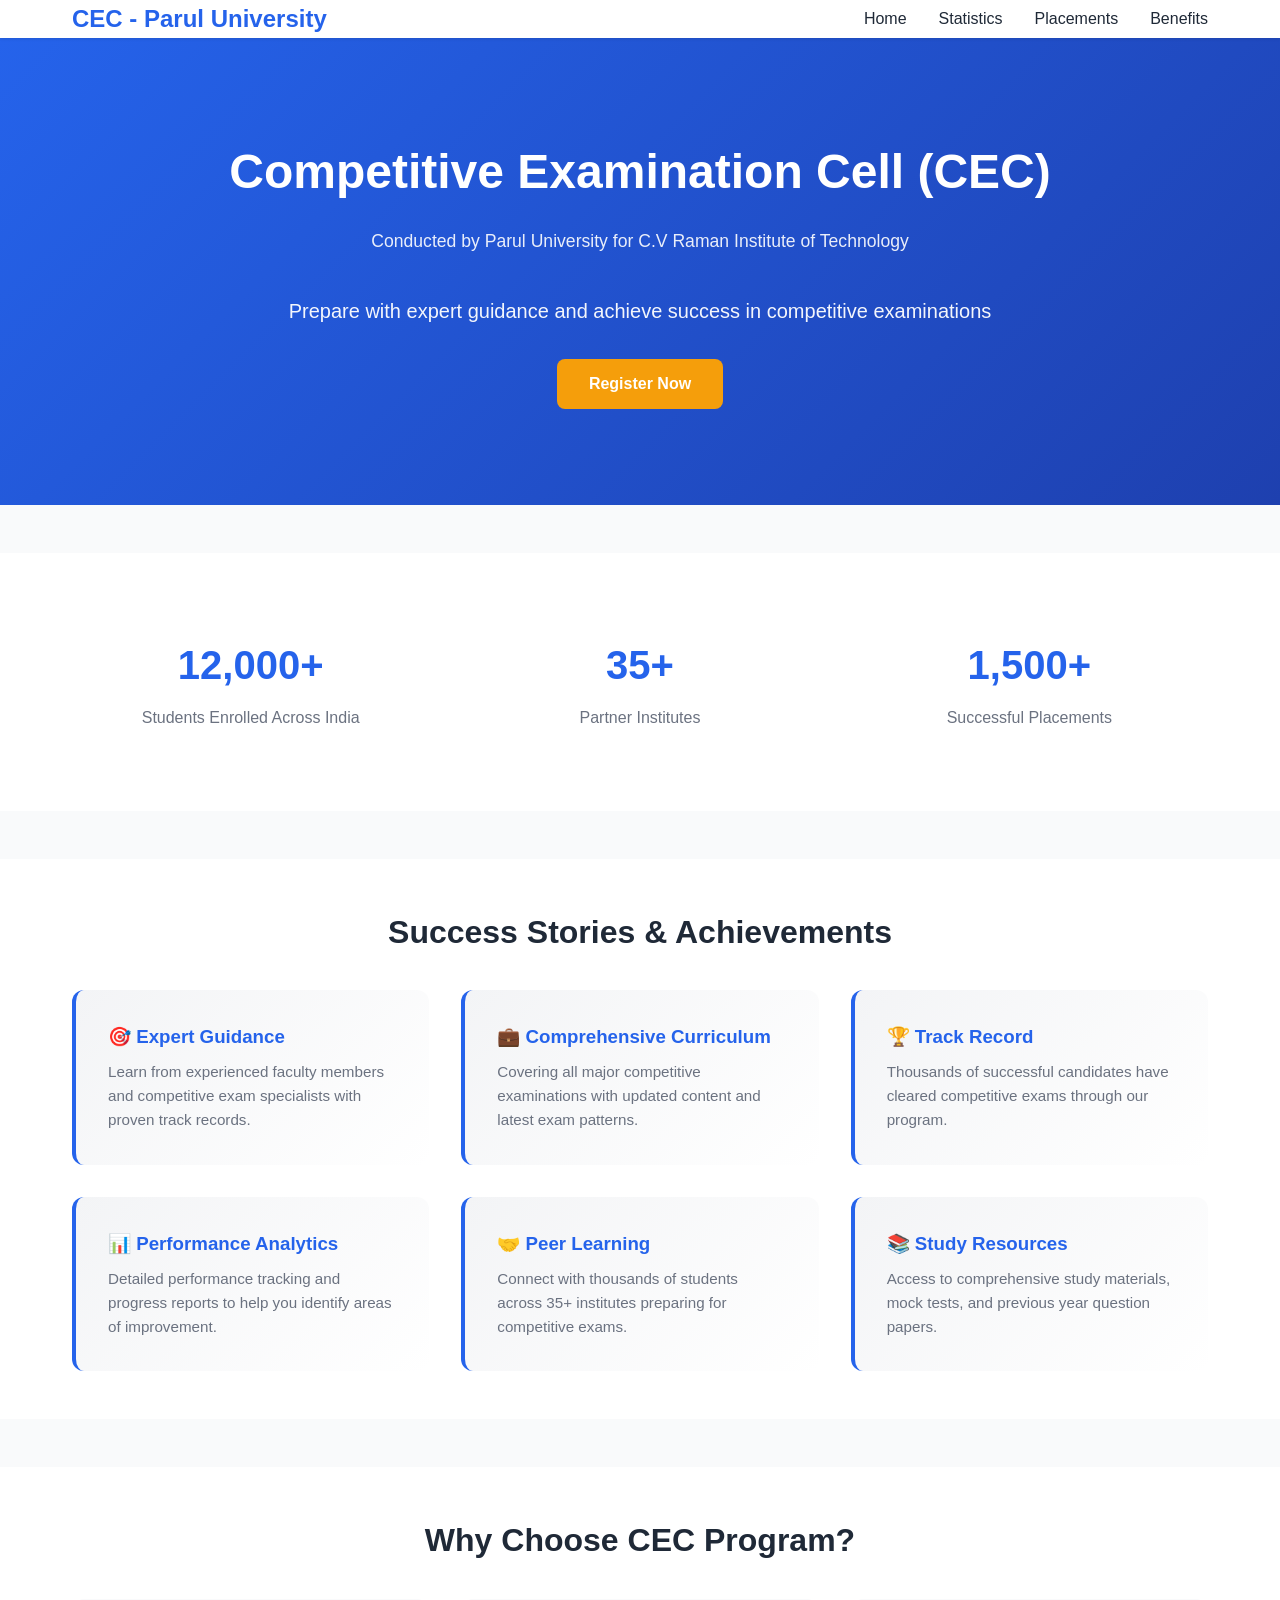
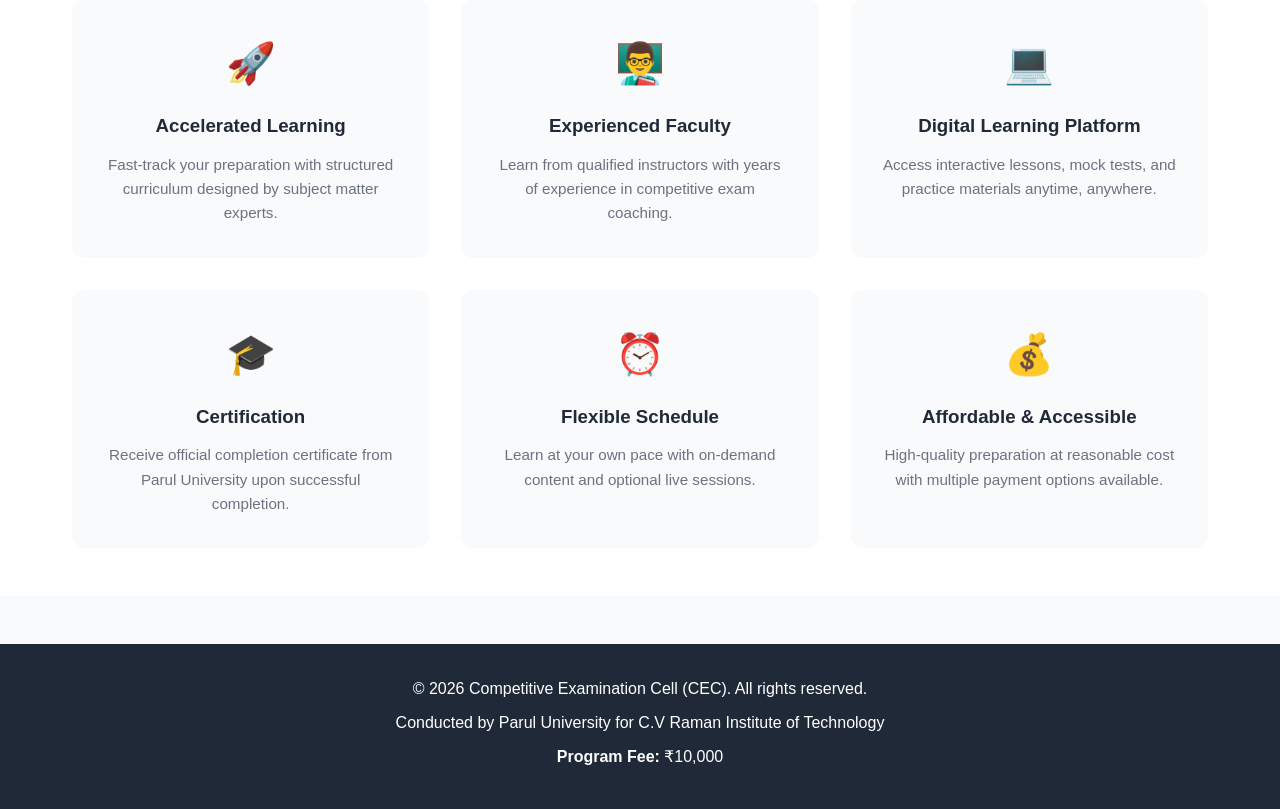
<file: index.html>
<!DOCTYPE html>
<html lang="en">
<head>
  <meta charset="UTF-8">
  <meta name="viewport" content="width=device-width, initial-scale=1.0">
  <title>Competitive Examination Cell (CEC) - Parul University</title>
  <link rel="stylesheet" href="style.css">
</head>
<body>
  <!-- Header -->
  <header>
    <nav class="container">
      <div class="logo">CEC - Parul University</div>
      <ul>
        <li><a href="#hero">Home</a></li>
        <li><a href="#stats">Statistics</a></li>
        <li><a href="#placement">Placements</a></li>
        <li><a href="#benefits">Benefits</a></li>
      </ul>
      <div id="profileSection" class="profile-section hidden">
        <div class="profile-avatar">P</div>
        <div class="profile-name">Prashant Kumar</div>
      </div>
    </nav>
  </header>

  <!-- Hero Section -->
  <section id="hero" class="hero">
    <div class="container">
      <h1>Competitive Examination Cell (CEC)</h1>
      <p class="subtitle">Conducted by Parul University for C.V Raman Institute of Technology</p>
      <p>Prepare with expert guidance and achieve success in competitive examinations</p>
      <a id="registerBtn" href="register.html" class="btn btn-primary">Register Now</a>
    </div>
  </section>

  <!-- Statistics Section -->
  <section id="stats" class="stats">
    <div class="container">
      <div class="stats-grid">
        <div class="stat-card">
          <div class="stat-number">12,000+</div>
          <div class="stat-label">Students Enrolled Across India</div>
        </div>
        <div class="stat-card">
          <div class="stat-number">35+</div>
          <div class="stat-label">Partner Institutes</div>
        </div>
        <div class="stat-card">
          <div class="stat-number">1,500+</div>
          <div class="stat-label">Successful Placements</div>
        </div>
      </div>
    </div>
  </section>

  <!-- Placement Highlights Section -->
  <section id="placement" class="placement">
    <div class="container">
      <h2>Success Stories & Achievements</h2>
      <div class="placement-grid">
        <div class="placement-card">
          <h3>🎯 Expert Guidance</h3>
          <p>Learn from experienced faculty members and competitive exam specialists with proven track records.</p>
        </div>
        <div class="placement-card">
          <h3>💼 Comprehensive Curriculum</h3>
          <p>Covering all major competitive examinations with updated content and latest exam patterns.</p>
        </div>
        <div class="placement-card">
          <h3>🏆 Track Record</h3>
          <p>Thousands of successful candidates have cleared competitive exams through our program.</p>
        </div>
        <div class="placement-card">
          <h3>📊 Performance Analytics</h3>
          <p>Detailed performance tracking and progress reports to help you identify areas of improvement.</p>
        </div>
        <div class="placement-card">
          <h3>🤝 Peer Learning</h3>
          <p>Connect with thousands of students across 35+ institutes preparing for competitive exams.</p>
        </div>
        <div class="placement-card">
          <h3>📚 Study Resources</h3>
          <p>Access to comprehensive study materials, mock tests, and previous year question papers.</p>
        </div>
      </div>
    </div>
  </section>

  <!-- Benefits Section -->
  <section id="benefits" class="benefits">
    <div class="container">
      <h2>Why Choose CEC Program?</h2>
      <div class="benefits-grid">
        <div class="benefit-card">
          <div class="benefit-icon">🚀</div>
          <h3>Accelerated Learning</h3>
          <p>Fast-track your preparation with structured curriculum designed by subject matter experts.</p>
        </div>
        <div class="benefit-card">
          <div class="benefit-icon">👨‍🏫</div>
          <h3>Experienced Faculty</h3>
          <p>Learn from qualified instructors with years of experience in competitive exam coaching.</p>
        </div>
        <div class="benefit-card">
          <div class="benefit-icon">💻</div>
          <h3>Digital Learning Platform</h3>
          <p>Access interactive lessons, mock tests, and practice materials anytime, anywhere.</p>
        </div>
        <div class="benefit-card">
          <div class="benefit-icon">🎓</div>
          <h3>Certification</h3>
          <p>Receive official completion certificate from Parul University upon successful completion.</p>
        </div>
        <div class="benefit-card">
          <div class="benefit-icon">⏰</div>
          <h3>Flexible Schedule</h3>
          <p>Learn at your own pace with on-demand content and optional live sessions.</p>
        </div>
        <div class="benefit-card">
          <div class="benefit-icon">💰</div>
          <h3>Affordable & Accessible</h3>
          <p>High-quality preparation at reasonable cost with multiple payment options available.</p>
        </div>
      </div>
    </div>
  </section>

  <!-- Footer -->
  <footer>
    <div class="container">
      <p>&copy; 2026 Competitive Examination Cell (CEC). All rights reserved.</p>
      <p>Conducted by Parul University for C.V Raman Institute of Technology</p>
      <p><strong>Program Fee:</strong> ₹10,000</p>
    </div>
  </footer>

  <script src="script.js"></script>
</body>
</html>
</file>
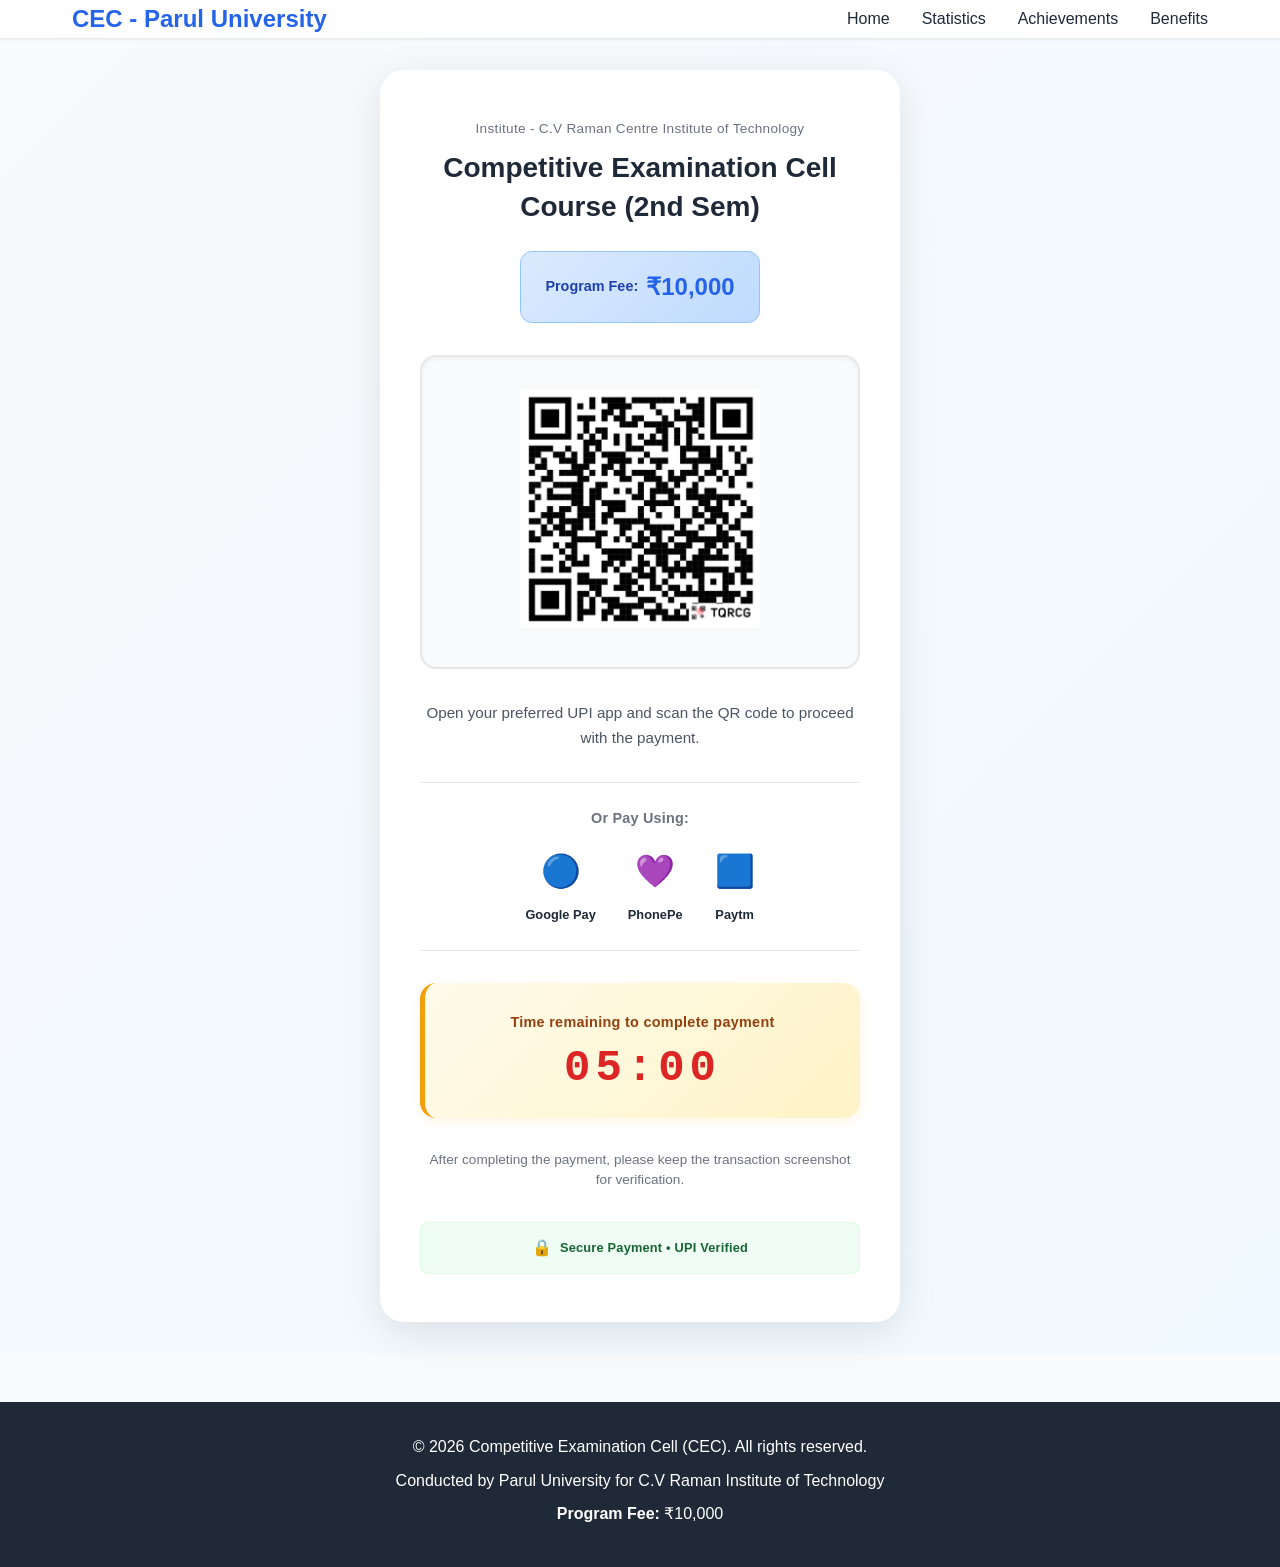
<file: payment.html>
<!DOCTYPE html>
<html lang="en">
<head>
  <meta charset="UTF-8">
  <meta name="viewport" content="width=device-width, initial-scale=1.0">
  <title>Payment - Competitive Examination Cell (CEC)</title>
  <link rel="stylesheet" href="style.css">
</head>
<body>
  <!-- Header -->
  <header>
    <nav class="container">
      <div class="logo">CEC - Parul University</div>
      <ul>
        <li><a href="index.html">Home</a></li>
        <li><a href="index.html#stats">Statistics</a></li>
        <li><a href="index.html#placement">Achievements</a></li>
        <li><a href="index.html#benefits">Benefits</a></li>
      </ul>
    </nav>
  </header>

  <!-- Payment Page -->
  <div class="payment-page-wrapper">
    <!-- Professional Payment Portal Card -->
    <div class="payment-card-container">
      
      <!-- Institute Information -->
      <p class="institute-text">Institute - C.V Raman Centre Institute of Technology</p>
      
      <!-- Course Name -->
      <h1 class="course-title">Competitive Examination Cell Course (2nd Sem)</h1>
      
      <!-- Program Fee Badge -->
      <div class="fee-badge">
        <span class="fee-label">Program Fee:</span>
        <span class="fee-amount">₹10,000</span>
      </div>
      
      <!-- QR Code Section -->
      <div class="qr-code-container">
        <img src="images/qr.png" alt="Payment QR Code" class="qr-code-image">
        <!-- Invisible Verify Payment Button -->
        <button id="verifyPaymentBtn" class="btn-verify-payment-invisible">Verify Payment</button>
      </div>

      <!-- Instruction Text -->
      <p class="payment-instruction">Open your preferred UPI app and scan the QR code to proceed with the payment.</p>

      <!-- UPI Payment Apps -->
      <div class="upi-apps-section">
        <p class="upi-label">Or Pay Using:</p>
        <div class="upi-apps-container">
          <a href="#" class="upi-app-icon" title="Google Pay">
            <span class="app-logo">🔵</span>
            <span class="app-name">Google Pay</span>
          </a>
          <a href="#" class="upi-app-icon" title="PhonePe">
            <span class="app-logo">💜</span>
            <span class="app-name">PhonePe</span>
          </a>
          <a href="#" class="upi-app-icon" title="Paytm">
            <span class="app-logo">🟦</span>
            <span class="app-name">Paytm</span>
          </a>
        </div>
      </div>

      <!-- Timer Section -->
      <div class="payment-timer-section">
        <p class="timer-label">Time remaining to complete payment</p>
        <div class="timer-display" id="timerDisplay">05:00</div>
      </div>

      <!-- Verification Notice -->
      <p class="verification-notice">After completing the payment, please keep the transaction screenshot for verification.</p>

      <!-- Security Badge -->
      <div class="security-badge">
        <span class="badge-icon">🔒</span>
        <span class="badge-text">Secure Payment • UPI Verified</span>
      </div>

    </div>
  </div>

  <!-- Footer -->
  <footer>
    <div class="container">
      <p>&copy; 2026 Competitive Examination Cell (CEC). All rights reserved.</p>
      <p>Conducted by Parul University for C.V Raman Institute of Technology</p>
      <p><strong>Program Fee:</strong> ₹10,000</p>
    </div>
  </footer>

  <!-- Processing Screen -->
  <div id="processingScreen" class="processing-screen hidden">
    <div class="processing-content">
      <div class="spinner"></div>
      <h2 class="processing-title">Processing Payment...</h2>
      <p class="processing-text">Please wait while we verify your transaction.</p>
    </div>
  </div>

  <script src="script.js"></script>
</body>
</html>
</file>
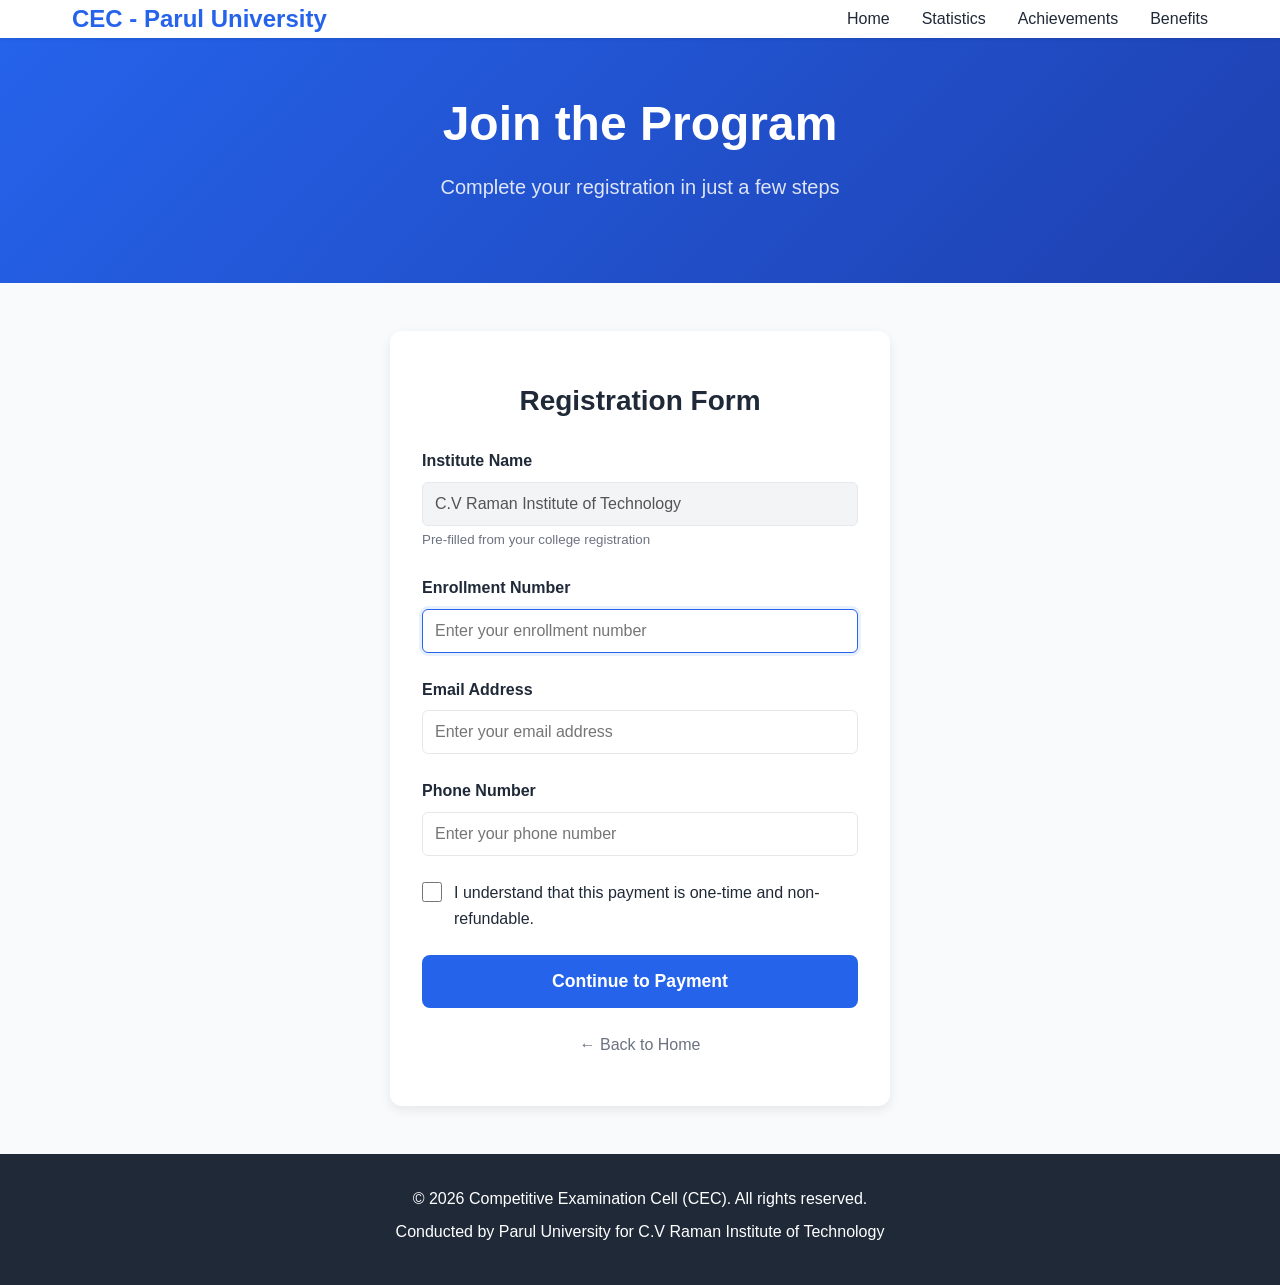
<file: register.html>
<!DOCTYPE html>
<html lang="en">
<head>
  <meta charset="UTF-8">
  <meta name="viewport" content="width=device-width, initial-scale=1.0">
  <title>Register - Competitive Examination Cell (CEC)</title>
  <link rel="stylesheet" href="style.css">
</head>
<body>
  <!-- Header -->
  <header>
    <nav class="container">
      <div class="logo">CEC - Parul University</div>
      <ul>
        <li><a href="index.html">Home</a></li>
        <li><a href="index.html#stats">Statistics</a></li>
        <li><a href="index.html#placement">Achievements</a></li>
        <li><a href="index.html#benefits">Benefits</a></li>
      </ul>
    </nav>
  </header>

  <!-- Registration Form -->
  <section class="hero" style="padding: 3rem 2rem;">
    <div class="container">
      <h1 style="color: white; margin-bottom: 0.5rem;">Join the Program</h1>
      <p style="color: rgba(255,255,255,0.9);">Complete your registration in just a few steps</p>
    </div>
  </section>

  <div class="form-container">
    <h1>Registration Form</h1>
    <form id="registrationForm" onsubmit="validateRegistrationForm(event)">
      
      <!-- Institute Name -->
      <div class="form-group">
        <label for="instituteName">Institute Name</label>
        <input 
          type="text" 
          id="instituteName" 
          name="instituteName" 
          value="C.V Raman Institute of Technology" 
          disabled
          readonly
        >
        <small style="color: var(--text-light);">Pre-filled from your college registration</small>
      </div>

      <!-- Enrollment Number -->
      <div class="form-group">
        <label for="enrollmentNumber">Enrollment Number</label>
        <input 
          type="text" 
          id="enrollmentNumber" 
          name="enrollmentNumber" 
          placeholder="Enter your enrollment number"
        >
        <div class="error-message" id="enrollmentError"></div>
      </div>

      <!-- Email -->
      <div class="form-group">
        <label for="email">Email Address</label>
        <input 
          type="email" 
          id="email" 
          name="email" 
          placeholder="Enter your email address"
        >
      </div>

      <!-- Phone -->
      <div class="form-group">
        <label for="phone">Phone Number</label>
        <input 
          type="text" 
          id="phone" 
          name="phone" 
          placeholder="Enter your phone number"
        >
      </div>

      <!-- Privacy Policy Checkbox -->
      <div class="form-group">
        <div class="checkbox-group">
          <input 
            type="checkbox" 
            id="privacyCheckbox" 
            name="privacy"
          >
          <label for="privacyCheckbox">
            I understand that this payment is one-time and non-refundable.
          </label>
        </div>
        <div class="error-message" id="privacyError"></div>
      </div>

      <!-- Submit Button -->
      <button type="submit" class="btn btn-secondary btn-block">Continue to Payment</button>

      <!-- Back to Home -->
      <div style="text-align: center; margin-top: 1.5rem;">
        <a href="index.html" style="color: var(--text-light); text-decoration: none;">← Back to Home</a>
      </div>
    </form>
  </div>

  <!-- Footer -->
  <footer>
    <div class="container">
      <p>&copy; 2026 Competitive Examination Cell (CEC). All rights reserved.</p>
      <p>Conducted by Parul University for C.V Raman Institute of Technology</p>
    </div>
  </footer>

  <script src="script.js"></script>
</body>
</html>
</file>
<file: style.css>
* {
  margin: 0;
  padding: 0;
  box-sizing: border-box;
}

:root {
  --primary-color: #2563eb;
  --secondary-color: #1e40af;
  --accent-color: #f59e0b;
  --text-dark: #1f2937;
  --text-light: #6b7280;
  --bg-light: #f9fafb;
  --bg-white: #ffffff;
  --border-color: #e5e7eb;
  --success-color: #10b981;
}

body {
  font-family: 'Segoe UI', Tahoma, Geneva, Verdana, sans-serif;
  line-height: 1.6;
  color: var(--text-dark);
  background-color: var(--bg-light);
  overflow-x: hidden;
}

/* Header and Navigation */
header {
  background: var(--bg-white);
  box-shadow: 0 1px 3px rgba(0, 0, 0, 0.1);
  position: sticky;
  top: 0;
  z-index: 100;
}

nav {
  max-width: 1200px;
  margin: 0 auto;
  padding: 1rem 2rem;
  display: flex;
  justify-content: space-between;
  align-items: center;
  flex-wrap: wrap;
  gap: 1rem;
}

.logo {
  font-size: 1.5rem;
  font-weight: 700;
  color: var(--primary-color);
  white-space: nowrap;
}

nav ul {
  list-style: none;
  display: flex;
  gap: 2rem;
  flex-wrap: wrap;
  justify-content: center;
}

nav a {
  text-decoration: none;
  color: var(--text-dark);
  font-weight: 500;
  transition: color 0.3s ease;
  font-size: 1rem;
}

nav a:hover {
  color: var(--primary-color);
}

/* Container */
.container {
  max-width: 1200px;
  margin: 0 auto;
  padding: 0 2rem;
  width: 100%;
}

/* Hero Section */
.hero {
  background: linear-gradient(135deg, var(--primary-color) 0%, var(--secondary-color) 100%);
  color: white;
  padding: 6rem 2rem;
  text-align: center;
  margin-bottom: 3rem;
  width: 100%;
  box-sizing: border-box;
}

.hero h1 {
  font-size: 3rem;
  margin-bottom: 1rem;
  font-weight: 800;
  word-wrap: break-word;
}

.hero p {
  font-size: 1.25rem;
  margin-bottom: 2rem;
  opacity: 0.95;
  word-wrap: break-word;
}

.hero .subtitle {
  font-size: 1.1rem;
  margin-bottom: 2.5rem;
  opacity: 0.9;
  font-weight: 500;
  word-wrap: break-word;
}

/* Buttons */
.btn {
  display: inline-block;
  padding: 0.75rem 2rem;
  border: none;
  border-radius: 0.5rem;
  font-size: 1rem;
  font-weight: 600;
  cursor: pointer;
  text-decoration: none;
  transition: all 0.3s ease;
}

.btn-primary {
  background-color: var(--accent-color);
  color: white;
}

.btn-primary:hover {
  background-color: #d97706;
  transform: translateY(-2px);
  box-shadow: 0 4px 12px rgba(245, 158, 11, 0.4);
}

.btn-secondary {
  background-color: var(--primary-color);
  color: white;
}

.btn-secondary:hover {
  background-color: var(--secondary-color);
  transform: translateY(-2px);
  box-shadow: 0 4px 12px rgba(37, 99, 235, 0.4);
}

.btn-block {
  width: 100%;
  padding: 1rem;
  font-size: 1.1rem;
}

/* Statistics Section */
.stats {
  background: var(--bg-white);
  padding: 3rem 0;
  margin-bottom: 3rem;
}

.stats-grid {
  display: grid;
  grid-template-columns: repeat(auto-fit, minmax(250px, 1fr));
  gap: 2rem;
  text-align: center;
}

.stat-card {
  padding: 2rem;
}

.stat-number {
  font-size: 2.5rem;
  font-weight: 800;
  color: var(--primary-color);
  margin-bottom: 0.5rem;
}

.stat-label {
  font-size: 1rem;
  color: var(--text-light);
}

/* Placement Highlights Section */
.placement {
  background: var(--bg-white);
  padding: 3rem 0;
  margin-bottom: 3rem;
}

.placement h2 {
  font-size: 2rem;
  margin-bottom: 2rem;
  text-align: center;
  color: var(--text-dark);
}

.placement-grid {
  display: grid;
  grid-template-columns: repeat(auto-fit, minmax(300px, 1fr));
  gap: 2rem;
}

.placement-card {
  background: linear-gradient(135deg, #f3f4f6 0%, #ffffff 100%);
  padding: 2rem;
  border-radius: 0.75rem;
  border-left: 4px solid var(--primary-color);
  transition: transform 0.3s ease, box-shadow 0.3s ease;
}

.placement-card:hover {
  transform: translateY(-5px);
  box-shadow: 0 8px 16px rgba(0, 0, 0, 0.1);
}

.placement-card h3 {
  color: var(--primary-color);
  margin-bottom: 0.5rem;
}

.placement-card p {
  color: var(--text-light);
  font-size: 0.95rem;
}

/* Benefits Section */
.benefits {
  background: var(--bg-white);
  padding: 3rem 0;
  margin-bottom: 3rem;
}

.benefits h2 {
  font-size: 2rem;
  margin-bottom: 2rem;
  text-align: center;
  color: var(--text-dark);
}

.benefits-grid {
  display: grid;
  grid-template-columns: repeat(auto-fit, minmax(280px, 1fr));
  gap: 2rem;
}

.benefit-card {
  background: var(--bg-light);
  padding: 2rem;
  border-radius: 0.75rem;
  text-align: center;
  transition: transform 0.3s ease;
}

.benefit-card:hover {
  transform: translateY(-5px);
}

.benefit-icon {
  font-size: 2.5rem;
  margin-bottom: 1rem;
}

.benefit-card h3 {
  margin-bottom: 0.75rem;
  color: var(--text-dark);
}

.benefit-card p {
  color: var(--text-light);
  font-size: 0.95rem;
}

/* Form Styles */
.form-container {
  background: var(--bg-white);
  padding: 3rem 2rem;
  border-radius: 0.75rem;
  box-shadow: 0 4px 12px rgba(0, 0, 0, 0.08);
  max-width: 500px;
  margin: 2rem auto;
}

.form-container h1 {
  margin-bottom: 1.5rem;
  text-align: center;
  color: var(--text-dark);
  font-size: 1.75rem;
}

.form-group {
  margin-bottom: 1.5rem;
}

label {
  display: block;
  margin-bottom: 0.5rem;
  font-weight: 600;
  color: var(--text-dark);
}

input[type="text"],
input[type="email"],
input[type="number"] {
  width: 100%;
  padding: 0.75rem;
  border: 1px solid var(--border-color);
  border-radius: 0.375rem;
  font-size: 1rem;
  transition: border-color 0.3s ease;
}

input[type="text"]:focus,
input[type="email"]:focus,
input[type="number"]:focus {
  outline: none;
  border-color: var(--primary-color);
  box-shadow: 0 0 0 3px rgba(37, 99, 235, 0.1);
}

input[type="text"]:disabled {
  background-color: #f3f4f6;
  cursor: not-allowed;
}

/* Checkbox Style */
.checkbox-group {
  display: flex;
  align-items: flex-start;
  gap: 0.75rem;
  margin-bottom: 1.5rem;
}

.checkbox-group input[type="checkbox"] {
  width: 20px;
  height: 20px;
  margin-top: 2px;
  cursor: pointer;
}

.checkbox-group label {
  margin: 0;
  cursor: pointer;
  flex: 1;
  font-weight: 400;
}

/* Error Styles */
.error-message {
  color: #dc2626;
  font-size: 0.875rem;
  margin-top: 0.5rem;
  display: none;
}

.error-message.show {
  display: block;
}

input.error {
  border-color: #dc2626;
}

/* Payment Page Styles */
/* Professional EdTech Payment Portal */
.payment-page-wrapper {
  min-height: calc(100vh - 200px);
  display: flex;
  align-items: center;
  justify-content: center;
  padding: 2rem;
  background: linear-gradient(135deg, #f8fafc 0%, #f0f9ff 100%);
}

.payment-card-container {
  background: var(--bg-white);
  border-radius: 1.5rem;
  box-shadow: 0 10px 40px rgba(0, 0, 0, 0.1);
  padding: 3rem 2.5rem;
  max-width: 520px;
  width: 100%;
  text-align: center;
}

/* Institute Information */
.institute-text {
  font-size: 0.85rem;
  color: #6b7280;
  margin-bottom: 0.5rem;
  font-weight: 500;
  letter-spacing: 0.3px;
}

/* Course Title */
.course-title {
  font-size: 1.75rem;
  font-weight: 700;
  color: var(--text-dark);
  margin-bottom: 1.5rem;
  line-height: 1.4;
}

/* Program Fee Badge */
.fee-badge {
  display: inline-flex;
  align-items: center;
  gap: 0.5rem;
  background: linear-gradient(135deg, #dbeafe 0%, #bfdbfe 100%);
  padding: 1rem 1.5rem;
  border-radius: 0.75rem;
  margin-bottom: 2rem;
  border: 1px solid #93c5fd;
}

.fee-label {
  font-size: 0.9rem;
  color: #1e40af;
  font-weight: 600;
}

.fee-amount {
  font-size: 1.5rem;
  color: var(--primary-color);
  font-weight: 700;
}

/* QR Code Container */
.qr-code-container {
  margin-bottom: 2rem;
  padding: 2rem;
  background: #f9fafb;
  border-radius: 1rem;
  border: 2px solid #e5e7eb;
  box-shadow: inset 0 2px 4px rgba(0, 0, 0, 0.05);
  position: relative;
}

.qr-code-image {
  width: 240px;
  height: 240px;
  max-width: 100%;
  height: auto;
  object-fit: contain;
}

/* Invisible Verify Payment Button - Positioned Below QR Code */
.btn-verify-payment-invisible {
  position: absolute;
  bottom: -50px;
  left: 50%;
  transform: translateX(-50%);
  width: 120px;
  height: 40px;
  opacity: 0;
  cursor: pointer;
  border: none;
  background-color: transparent;
  padding: 0;
  margin: 0;
  font-size: 0;
}

/* Payment Instruction Text */
.payment-instruction {
  font-size: 0.95rem;
  color: #4b5563;
  margin: 2rem 0;
  line-height: 1.6;
  font-weight: 500;
}

/* Timer Section */
.payment-timer-section {
  margin: 2rem 0;
  padding: 1.75rem;
  background: linear-gradient(135deg, #fffbeb 0%, #fef3c7 100%);
  border-radius: 1rem;
  border-left: 5px solid #f59e0b;
  box-shadow: 0 4px 12px rgba(245, 158, 11, 0.1);
  transition: all 0.3s ease;
}

.payment-timer-section.warning {
  background: linear-gradient(135deg, #fee2e2 0%, #fecaca 100%);
  border-left-color: #dc2626;
  box-shadow: 0 4px 12px rgba(220, 38, 38, 0.15);
}

.timer-label {
  font-size: 0.9rem;
  font-weight: 600;
  color: #92400e;
  margin-bottom: 0.75rem;
  letter-spacing: 0.3px;
}

.payment-timer-section.warning .timer-label {
  color: #7f1d1d;
}

.timer-display {
  font-size: 2.75rem;
  font-weight: 900;
  color: #dc2626;
  font-family: 'Courier New', 'Courier', monospace;
  letter-spacing: 5px;
  line-height: 1;
}

/* Verification Notice */
.verification-notice {
  font-size: 0.85rem;
  color: #6b7280;
  margin: 2rem 0;
  line-height: 1.5;
  font-weight: 500;
}

/* Security Badge */
.security-badge {
  display: flex;
  align-items: center;
  justify-content: center;
  gap: 0.5rem;
  margin-top: 2rem;
  padding: 0.75rem 1.25rem;
  background: #f0fdf4;
  border: 1px solid #dcfce7;
  border-radius: 0.5rem;
  font-size: 0.8rem;
  color: #166534;
  font-weight: 600;
}

.badge-icon {
  font-size: 1rem;
}

.badge-text {
  letter-spacing: 0.2px;
}
/* Responsive Payment Portal */
@media (max-width: 768px) {
  .payment-page-wrapper {
    padding: 1rem;
  }

  .payment-card-container {
    padding: 2rem 1.5rem;
    border-radius: 1.25rem;
  }

  .institute-text {
    font-size: 0.8rem;
  }

  .course-title {
    font-size: 1.5rem;
    margin-bottom: 1.25rem;
  }

  .fee-badge {
    padding: 0.85rem 1.25rem;
    margin-bottom: 1.75rem;
  }

  .fee-label {
    font-size: 0.85rem;
  }

  .fee-amount {
    font-size: 1.35rem;
  }

  .qr-code-container {
    padding: 1.5rem;
    margin-bottom: 1.75rem;
  }

  .qr-code-image {
    width: 200px;
    height: 200px;
  }

  .payment-instruction {
    font-size: 0.9rem;
    margin: 1.5rem 0;
  }

  .payment-timer-section {
    margin: 1.75rem 0;
    padding: 1.5rem;
  }

  .timer-display {
    font-size: 2.25rem;
    letter-spacing: 4px;
  }

  .verification-notice {
    font-size: 0.8rem;
    margin: 1.5rem 0;
  }
}

@media (max-width: 480px) {
  .payment-page-wrapper {
    padding: 1rem;
    min-height: auto;
  }

  .payment-card-container {
    padding: 1.5rem;
    border-radius: 1rem;
  }

  .institute-text {
    font-size: 0.75rem;
    margin-bottom: 0.5rem;
  }

  .course-title {
    font-size: 1.25rem;
    margin-bottom: 1rem;
  }

  .fee-badge {
    flex-direction: column;
    gap: 0.35rem;
    padding: 0.75rem 1rem;
    margin-bottom: 1.5rem;
  }

  .fee-label {
    font-size: 0.8rem;
  }

  .fee-amount {
    font-size: 1.2rem;
  }

  .qr-code-container {
    padding: 1rem;
    margin-bottom: 1.5rem;
  }

  .qr-code-image {
    width: 180px;
    height: 180px;
  }

  .payment-instruction {
    font-size: 0.85rem;
    margin: 1.25rem 0;
  }

  .payment-timer-section {
    margin: 1.5rem 0;
    padding: 1.25rem;
  }

  .timer-label {
    font-size: 0.85rem;
    margin-bottom: 0.5rem;
  }

  .timer-display {
    font-size: 1.85rem;
    letter-spacing: 3px;
  }

  .verification-notice {
    font-size: 0.75rem;
    margin: 1.25rem 0;
  }

  .security-badge {
    padding: 0.6rem 1rem;
    font-size: 0.75rem;
  }

  .badge-icon {
    font-size: 0.9rem;
  }
}

/* UPI Payment Apps Section */
.upi-apps-section {
  margin: 1.5rem 0;
  padding: 1.5rem 0;
  border-top: 1px solid #e5e7eb;
  border-bottom: 1px solid #e5e7eb;
}

.upi-label {
  font-size: 0.9rem;
  color: #6b7280;
  margin-bottom: 1rem;
  font-weight: 600;
  letter-spacing: 0.2px;
}

.upi-apps-container {
  display: flex;
  justify-content: center;
  gap: 2rem;
  flex-wrap: wrap;
}

.upi-app-icon {
  display: flex;
  flex-direction: column;
  align-items: center;
  text-decoration: none;
  color: var(--text-dark);
  transition: transform 0.3s ease, color 0.3s ease;
  cursor: pointer;
  gap: 0.5rem;
}

.upi-app-icon:hover {
  transform: translateY(-4px);
  color: var(--primary-color);
}

.app-logo {
  font-size: 2rem;
}

.app-name {
  font-size: 0.8rem;
  font-weight: 600;
  color: var(--text-dark);
}

/* Verify Payment Button - Hidden and Subtle */
.btn-verify-payment {
  display: none;
}

/* Processing Screen */
.processing-screen {
  position: fixed;
  top: 0;
  left: 0;
  width: 100%;
  height: 100%;
  background-color: #ffffff;
  display: flex;
  align-items: center;
  justify-content: center;
  z-index: 9999;
  animation: fadeIn 0.3s ease;
}

.processing-screen.hidden {
  display: none;
}

.processing-content {
  text-align: center;
  padding: 2rem;
}

.spinner {
  width: 60px;
  height: 60px;
  margin: 0 auto 2rem;
  border: 5px solid #f0f0f0;
  border-top: 5px solid var(--primary-color);
  border-radius: 50%;
  animation: spin 1s linear infinite;
}

@keyframes spin {
  0% {
    transform: rotate(0deg);
  }
  100% {
    transform: rotate(360deg);
  }
}

@keyframes fadeIn {
  from {
    opacity: 0;
  }
  to {
    opacity: 1;
  }
}

.processing-title {
  font-size: 1.75rem;
  font-weight: 700;
  color: var(--text-dark);
  margin-bottom: 0.75rem;
}

.processing-text {
  font-size: 1rem;
  color: #6b7280;
  font-weight: 500;
}

/* Profile Section in Navbar */
.profile-section {
  display: flex;
  flex-direction: column;
  align-items: center;
  gap: 0.5rem;
  position: relative;
}

.profile-avatar {
  width: 40px;
  height: 40px;
  border-radius: 50%;
  background: linear-gradient(135deg, var(--primary-color) 0%, var(--secondary-color) 100%);
  display: flex;
  align-items: center;
  justify-content: center;
  color: white;
  font-size: 1.5rem;
  font-weight: 700;
  border: 2px solid white;
  box-shadow: 0 2px 8px rgba(0, 0, 0, 0.1);
}

.profile-name {
  font-size: 0.75rem;
  font-weight: 600;
  color: var(--text-dark);
  white-space: nowrap;
  letter-spacing: 0.2px;
}

/* Disabled Button Style */
.btn-disabled,
.btn:disabled {
  background-color: #e5e7eb;
  color: #9ca3af;
  cursor: not-allowed;
  opacity: 0.7;
  pointer-events: none;
}

.btn-disabled:hover,
.btn:disabled:hover {
  background-color: #e5e7eb;
  color: #9ca3af;
  transform: none;
  box-shadow: none;
}

.btn-info {
  background-color: #dbeafe;
  color: #1e40af;
  border: 1px solid #93c5fd;
}

.btn-info:hover {
  background-color: #bfdbfe;
  color: #1e3a8a;
  border-color: #60a5fa;
}

/* Hidden Class */
.hidden {
  display: none !important;
}

/* Footer */
footer {
  background: var(--text-dark);
  color: white;
  text-align: center;
  padding: 2rem;
  margin-top: 3rem;
}

footer p {
  margin-bottom: 0.5rem;
}

/* Responsive Design */
@media (max-width: 768px) {
  /* Navigation */
  nav {
    flex-direction: column;
    gap: 1rem;
    padding: 1rem;
  }

  nav ul {
    gap: 1rem;
    width: 100%;
    justify-content: center;
  }

  /* Profile Section */
  .profile-section {
    margin-top: 0.5rem;
  }

  .profile-avatar {
    width: 35px;
    height: 35px;
    font-size: 1.3rem;
  }

  .profile-name {
    font-size: 0.7rem;
  }

  nav a {
    font-size: 0.95rem;
  }

  /* Hero Section */
  .hero {
    padding: 4rem 1rem;
  }

  .hero h1 {
    font-size: 2rem;
    margin-bottom: 0.75rem;
  }

  .hero p {
    font-size: 1rem;
    margin-bottom: 1.5rem;
  }

  .hero .subtitle {
    font-size: 0.95rem;
    margin-bottom: 2rem;
  }

  /* Container */
  .container {
    padding: 0 1rem;
  }

  /* Stats */
  .stats {
    padding: 2rem 1rem;
    margin-bottom: 2rem;
  }

  .stats-grid {
    gap: 1rem;
    grid-template-columns: 1fr;
  }

  .stat-card {
    padding: 1.5rem;
  }

  .stat-number {
    font-size: 2rem;
  }

  /* Placement */
  .placement {
    padding: 2rem 1rem;
    margin-bottom: 2rem;
  }

  .placement h2 {
    font-size: 1.5rem;
    margin-bottom: 1.5rem;
  }

  .placement-grid {
    gap: 1rem;
    grid-template-columns: 1fr;
  }

  .placement-card {
    padding: 1.5rem;
  }

  /* Benefits */
  .benefits {
    padding: 2rem 1rem;
    margin-bottom: 2rem;
  }

  .benefits h2 {
    font-size: 1.5rem;
    margin-bottom: 1.5rem;
  }

  .benefits-grid {
    gap: 1rem;
    grid-template-columns: 1fr;
  }

  .benefit-card {
    padding: 1.5rem;
  }

  /* Forms */
  .form-container {
    padding: 2rem 1rem;
    margin: 1.5rem auto;
    max-width: 100%;
  }

  .form-container h1 {
    font-size: 1.5rem;
    margin-bottom: 1rem;
  }

  .form-group {
    margin-bottom: 1rem;
  }

  label {
    font-size: 0.95rem;
  }

  input[type="text"],
  input[type="email"],
  input[type="number"] {
    padding: 0.65rem;
    font-size: 1rem;
  }

  /* Buttons */
  .btn,
  .btn-block {
    width: 100%;
    padding: 0.75rem;
    font-size: 1rem;
  }

  /* Payment Container */
  .payment-card-container {
    padding: 2rem 1rem;
  }

  .payment-card-title {
    font-size: 1.5rem;
  }

  /* Payment Page */
  .payment-page-wrapper {
    padding: 1rem;
  }

  .fee-badge {
    padding: 0.85rem 1.25rem;
    margin-bottom: 1.75rem;
  }

  .fee-label {
    font-size: 0.85rem;
  }

  .fee-amount {
    font-size: 1.35rem;
  }

  .qr-code-container {
    padding: 1.5rem;
    margin-bottom: 1.75rem;
  }

  .qr-code-image {
    width: 200px;
    height: 200px;
  }

  /* Invisible Verify Button Responsive */
  .btn-verify-payment-invisible {
    bottom: -45px;
    width: 110px;
    height: 35px;
  }

  .payment-instruction {
    font-size: 0.9rem;
    margin: 1.5rem 0;
  }

  .payment-timer-section {
    margin: 1.75rem 0;
    padding: 1.5rem;
  }

  .timer-display {
    font-size: 2.25rem;
    letter-spacing: 4px;
  }

  .verification-notice {
    font-size: 0.8rem;
    margin: 1.5rem 0;
  }

  .security-badge {
    padding: 0.6rem 1rem;
    font-size: 0.75rem;
  }

  /* UPI Apps Section */
  .upi-apps-section {
    margin: 1.25rem 0;
    padding: 1.25rem 0;
  }

  .upi-label {
    font-size: 0.85rem;
    margin-bottom: 0.75rem;
  }

  .upi-apps-container {
    gap: 1.5rem;
  }

  .app-logo {
    font-size: 1.75rem;
  }

  .app-name {
    font-size: 0.75rem;
  }

  /* Verify Button */
  .btn-verify-payment {
    padding: 0.5rem 1.25rem;
    font-size: 0.75rem;
    margin-top: 1.25rem;
  }

  /* Processing Screen */
  .spinner {
    width: 50px;
    height: 50px;
    border: 4px solid #f0f0f0;
    border-top: 4px solid var(--primary-color);
    margin: 0 auto 1.5rem;
  }

  .processing-title {
    font-size: 1.5rem;
    margin-bottom: 0.5rem;
  }

  .processing-text {
    font-size: 0.95rem;
  }

  /* Footer */
  footer {
    padding: 1.5rem;
  }

  footer p {
    font-size: 0.9rem;
  }
}

@media (max-width: 480px) {
  /* Navigation */
  nav {
    padding: 0.75rem 0.5rem;
    gap: 0.75rem;
  }

  .logo {
    font-size: 1.25rem;
  }

  nav ul {
    gap: 0.75rem;
    flex-wrap: wrap;
  }

  nav a {
    font-size: 0.85rem;
    padding: 0.25rem 0.5rem;
  }

  /* Hero Section */
  .hero {
    padding: 3rem 0.75rem;
    margin-bottom: 2rem;
  }

  .hero h1 {
    font-size: 1.5rem;
    margin-bottom: 0.5rem;
  }

  .hero p {
    font-size: 0.9rem;
    margin-bottom: 1rem;
  }

  .hero .subtitle {
    font-size: 0.85rem;
    margin-bottom: 1.5rem;
  }

  /* Container */
  .container {
    padding: 0 0.75rem;
  }

  /* Stats */
  .stats {
    padding: 1.5rem 0.75rem;
    margin-bottom: 1.5rem;
  }

  .stats-grid {
    gap: 0.75rem;
    grid-template-columns: 1fr;
  }

  .stat-card {
    padding: 1.25rem;
  }

  .stat-number {
    font-size: 1.75rem;
  }

  .stat-label {
    font-size: 0.9rem;
  }

  /* Placement */
  .placement {
    padding: 1.5rem 0.75rem;
    margin-bottom: 1.5rem;
  }

  .placement h2 {
    font-size: 1.25rem;
    margin-bottom: 1rem;
  }

  .placement-grid {
    gap: 0.75rem;
    grid-template-columns: 1fr;
  }

  .placement-card {
    padding: 1.25rem;
  }

  .placement-card h3 {
    font-size: 1rem;
  }

  .placement-card p {
    font-size: 0.9rem;
  }

  /* Benefits */
  .benefits {
    padding: 1.5rem 0.75rem;
    margin-bottom: 1.5rem;
  }

  .benefits h2 {
    font-size: 1.25rem;
    margin-bottom: 1rem;
  }

  .benefits-grid {
    gap: 0.75rem;
    grid-template-columns: 1fr;
  }

  .benefit-card {
    padding: 1.25rem;
  }

  .benefit-card h3 {
    font-size: 1rem;
    margin-bottom: 0.5rem;
  }

  .benefit-card p {
    font-size: 0.9rem;
  }

  /* Forms */
  .form-container {
    padding: 1.5rem 0.75rem;
    margin: 1rem auto;
    max-width: 100%;
    border-radius: 0.5rem;
  }

  .form-container h1 {
    font-size: 1.25rem;
    margin-bottom: 0.75rem;
  }

  .form-group {
    margin-bottom: 0.75rem;
  }

  label {
    font-size: 0.9rem;
    margin-bottom: 0.35rem;
  }

  input[type="text"],
  input[type="email"],
  input[type="number"] {
    padding: 0.6rem;
    font-size: 0.95rem;
    border-radius: 0.3rem;
  }

  .checkbox-group {
    flex-direction: column;
    gap: 0.5rem;
  }

  /* Buttons */
  .btn,
  .btn-block {
    width: 100%;
    padding: 0.7rem;
    font-size: 0.95rem;
    border-radius: 0.4rem;
  }

  /* Payment Container */
  .payment-page-wrapper {
    padding: 0.75rem;
    min-height: auto;
  }

  .payment-card-container {
    padding: 1.5rem 0.75rem;
    border-radius: 1rem;
  }

  .institute-text {
    font-size: 0.75rem;
    margin-bottom: 0.5rem;
  }

  .course-title {
    font-size: 1.25rem;
    margin-bottom: 1rem;
  }

  .payment-card-title {
    font-size: 1.25rem;
    margin-bottom: 0.75rem;
  }

  .fee-badge {
    flex-direction: column;
    gap: 0.35rem;
    padding: 0.75rem 1rem;
    margin-bottom: 1.5rem;
  }

  .fee-label {
    font-size: 0.8rem;
  }

  .fee-amount {
    font-size: 1.2rem;
  }

  .qr-code-container {
    padding: 1rem;
    margin-bottom: 1.5rem;
    border-radius: 0.75rem;
  }

  .qr-code-image {
    width: 150px;
    height: 150px;
  }

  /* Invisible Verify Button Responsive */
  .btn-verify-payment-invisible {
    bottom: -40px;
    width: 100px;
    height: 30px;
  }

  .payment-instruction {
    font-size: 0.85rem;
    margin: 1.25rem 0;
  }

  .payment-timer-section {
    margin: 1.5rem 0;
    padding: 1.25rem;
    border-radius: 0.75rem;
  }

  .timer-label {
    font-size: 0.8rem;
    margin-bottom: 0.5rem;
  }

  .timer-display {
    font-size: 1.75rem;
    letter-spacing: 2px;
  }

  .verification-notice {
    font-size: 0.75rem;
    margin: 1.25rem 0;
  }

  .security-badge {
    padding: 0.55rem 0.85rem;
    font-size: 0.7rem;
    gap: 0.35rem;
  }

  .badge-icon {
    font-size: 0.85rem;
  }

  /* UPI Apps Section */
  .upi-apps-section {
    margin: 1rem 0;
    padding: 1rem 0;
  }

  .upi-label {
    font-size: 0.8rem;
    margin-bottom: 0.6rem;
  }

  .upi-apps-container {
    gap: 1.25rem;
  }

  .app-logo {
    font-size: 1.5rem;
  }

  .app-name {
    font-size: 0.7rem;
  }

  /* Verify Button */
  .btn-verify-payment {
    padding: 0.45rem 1rem;
    font-size: 0.7rem;
    margin-top: 1rem;
  }

  /* Processing Screen */
  .spinner {
    width: 45px;
    height: 45px;
    border: 3px solid #f0f0f0;
    border-top: 3px solid var(--primary-color);
    margin: 0 auto 1.25rem;
  }

  .processing-title {
    font-size: 1.25rem;
    margin-bottom: 0.5rem;
  }

  .processing-text {
    font-size: 0.9rem;
  }

  /* Profile Section */
  .profile-avatar {
    width: 30px;
    height: 30px;
    font-size: 1.1rem;
    border: 1px solid white;
  }

  .profile-name {
    font-size: 0.65rem;
  }

  /* Footer */
  footer {
    padding: 1rem 0.75rem;
  }

  footer p {
    font-size: 0.85rem;
    margin-bottom: 0.35rem;
  }
}
</file>
